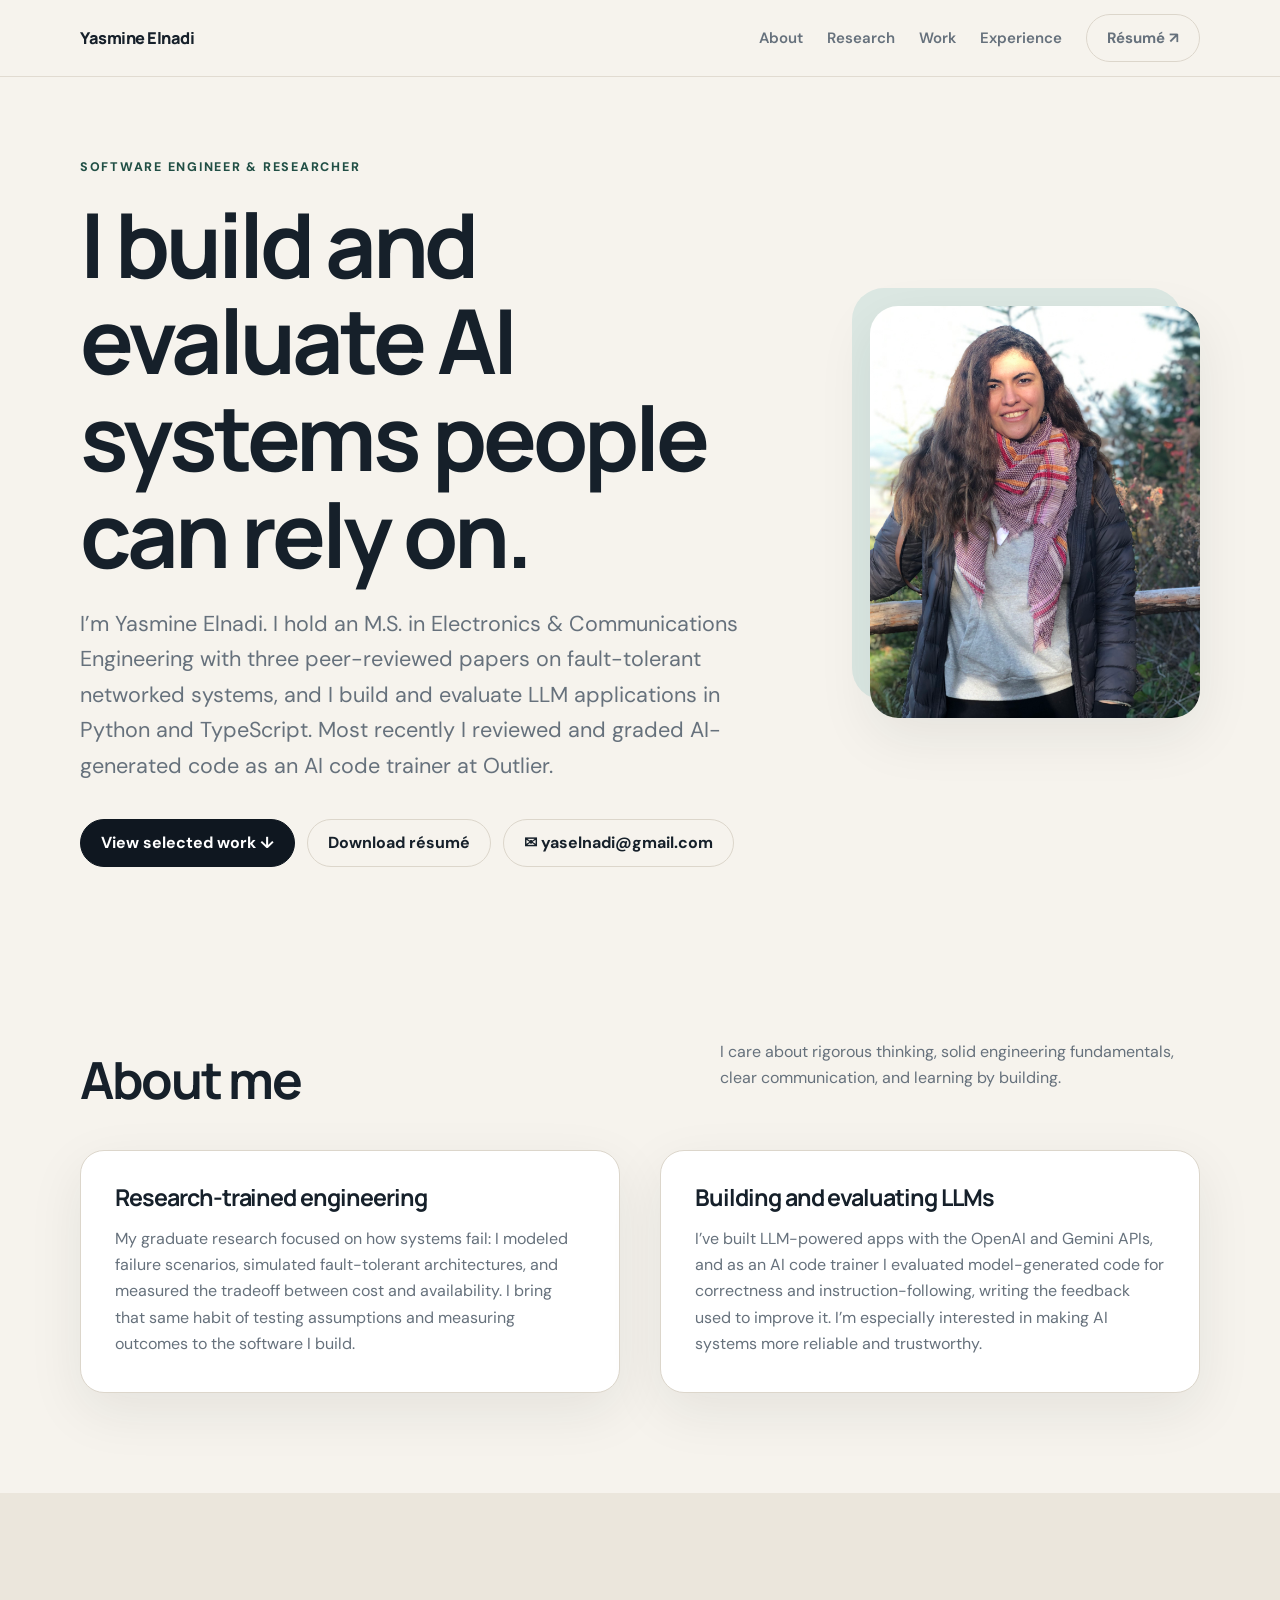
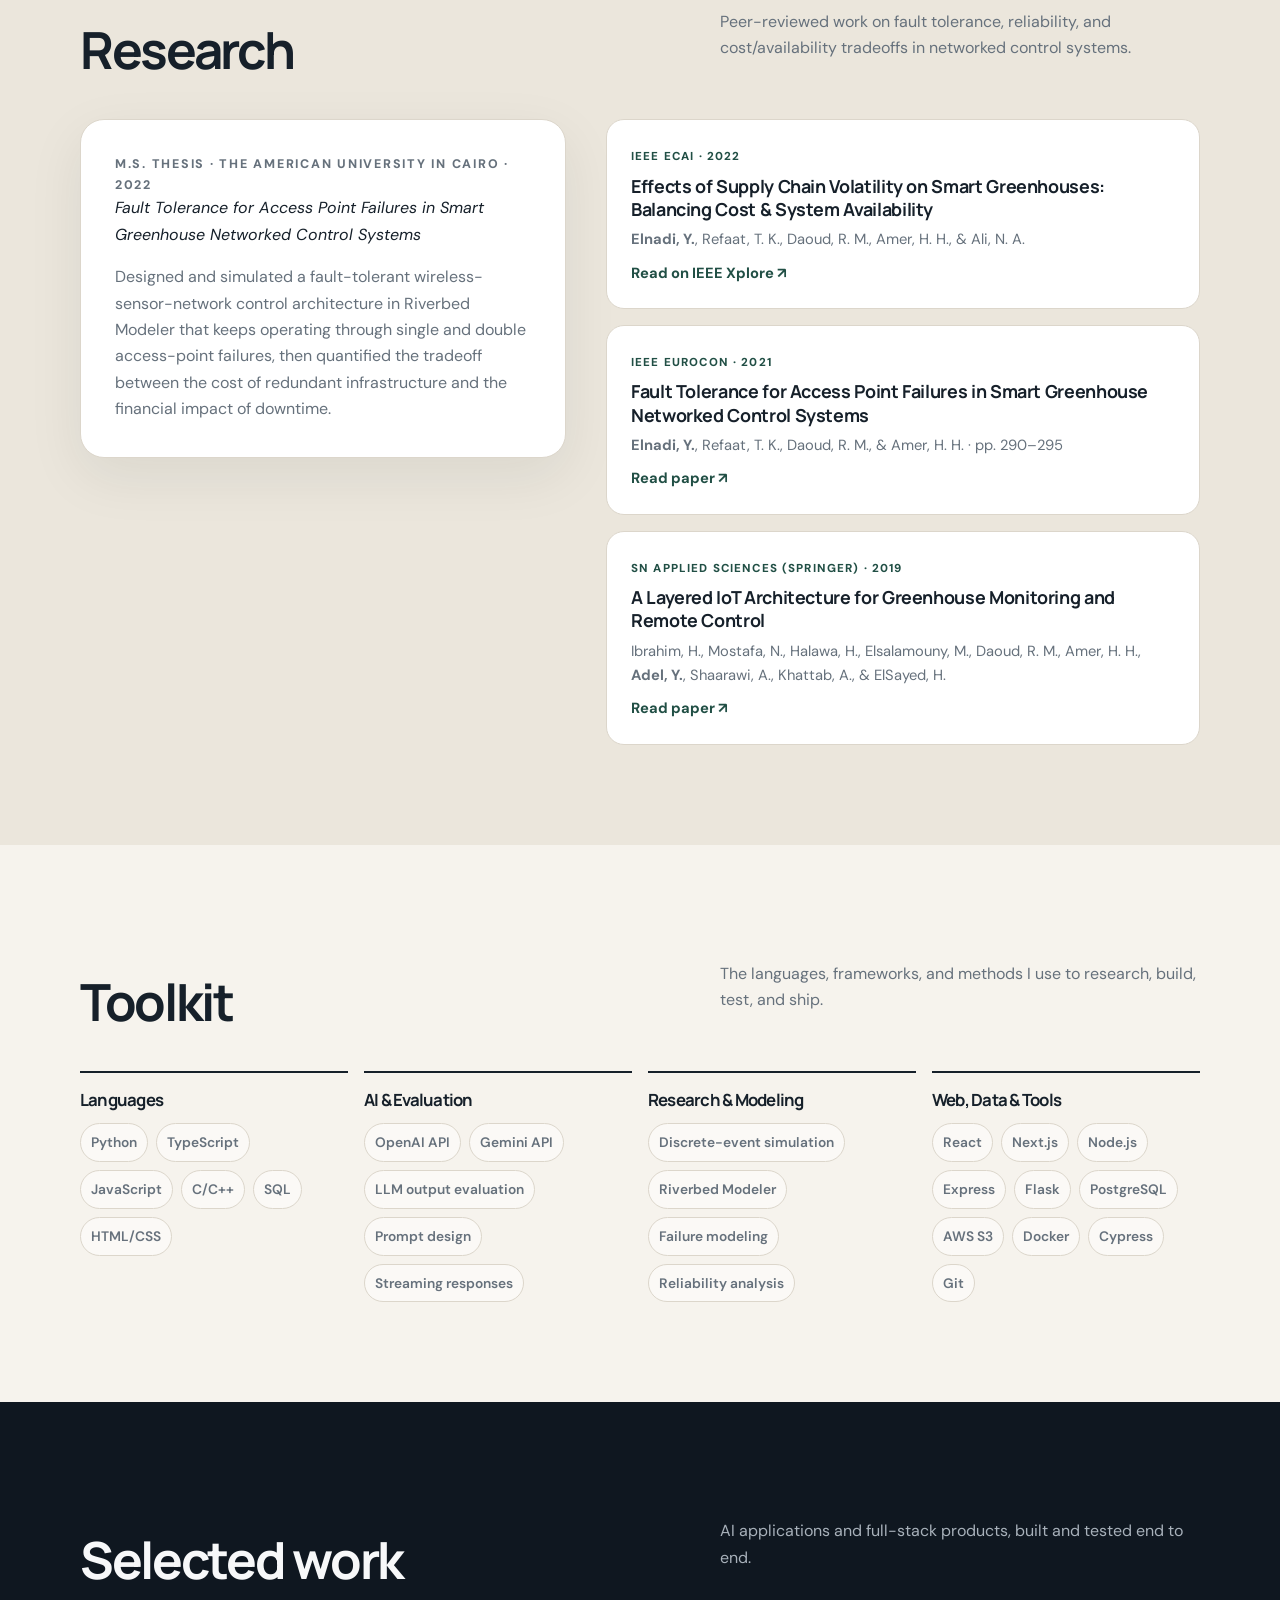
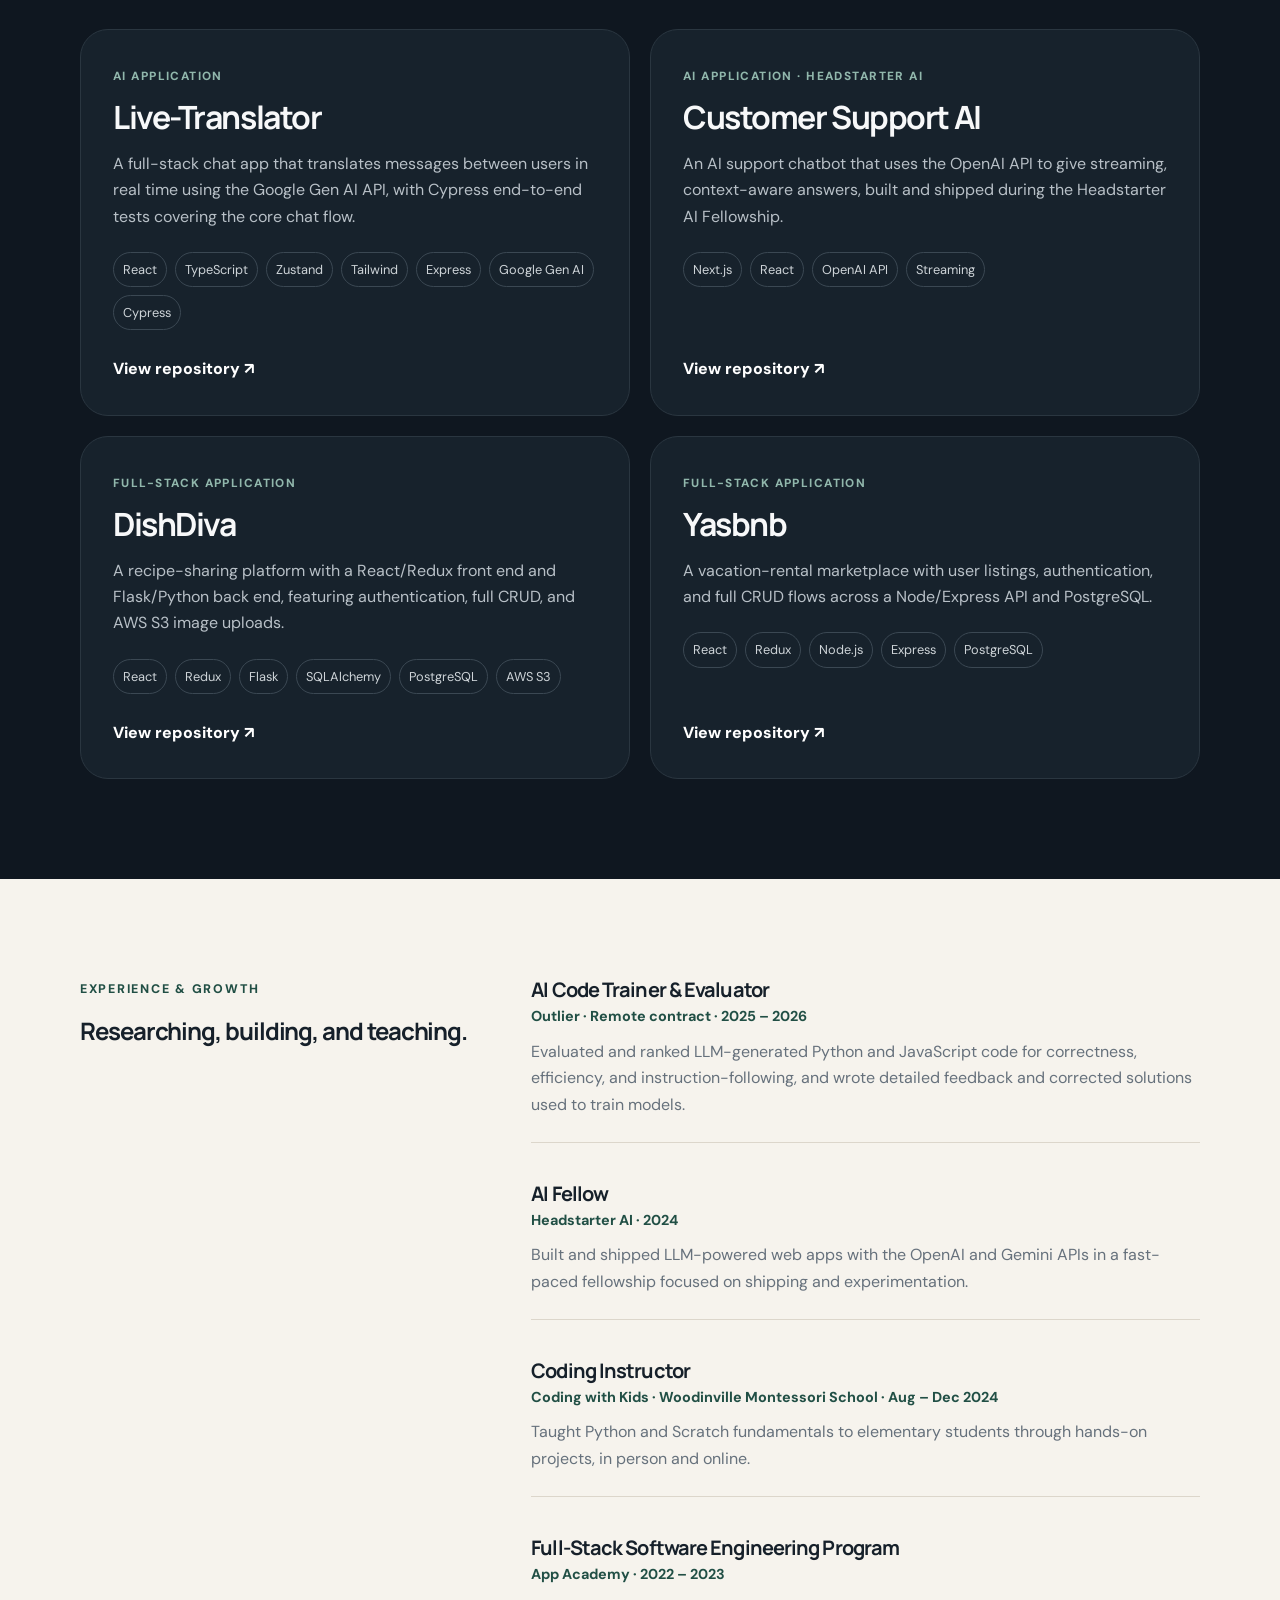
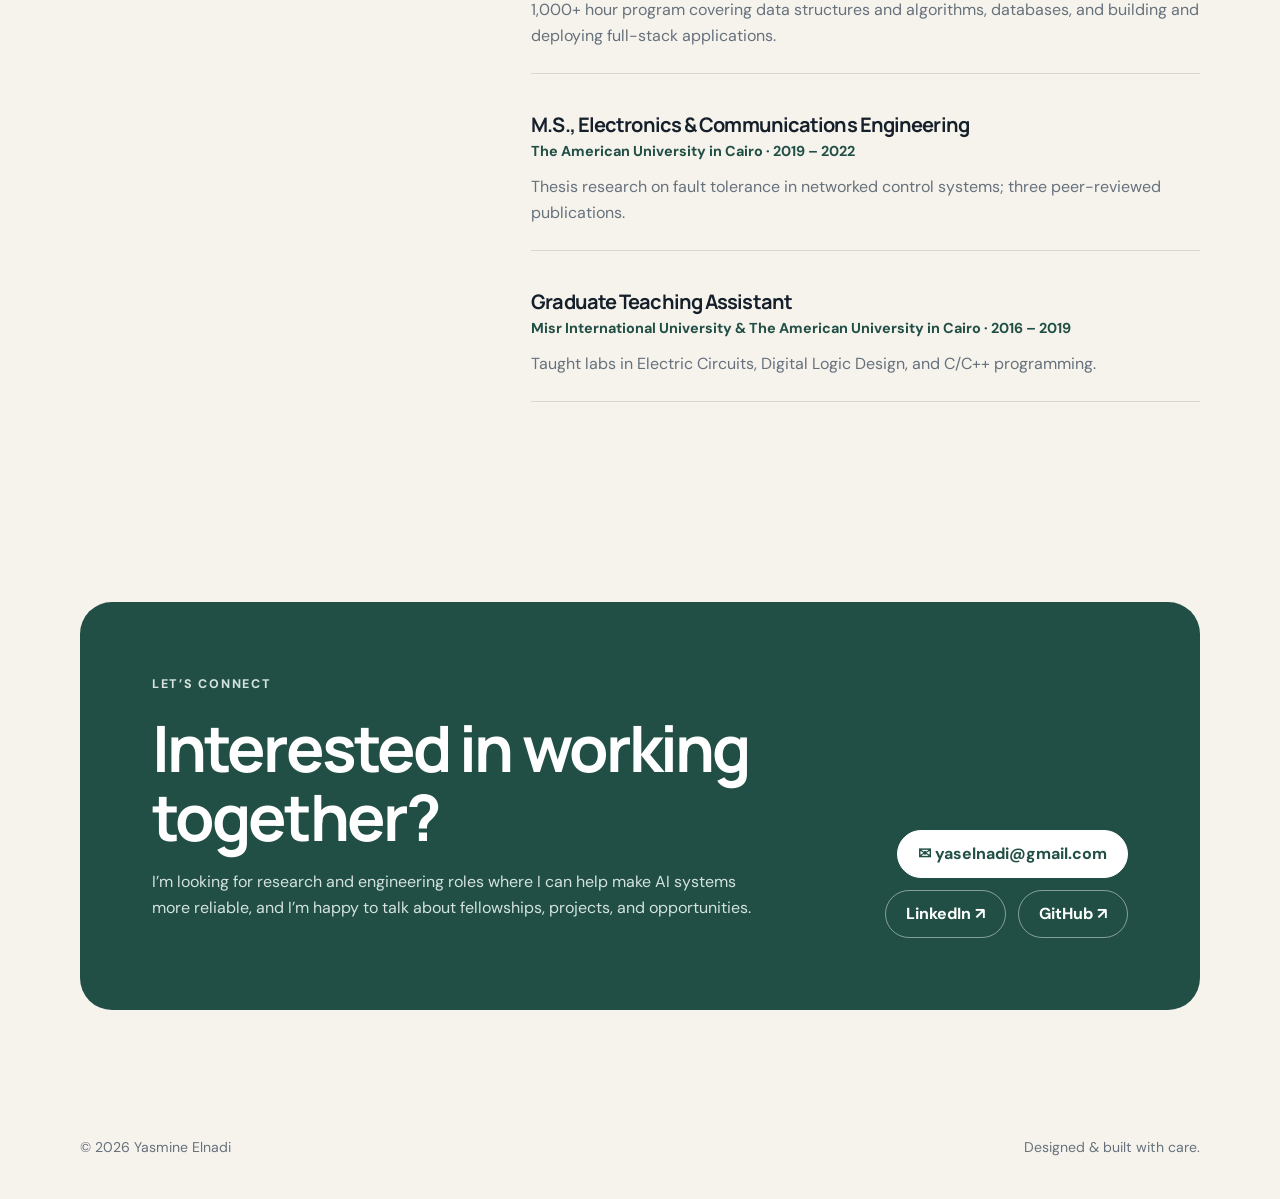
<file: index.html>
<!DOCTYPE html>
<html lang="en">
<head>
  <meta charset="UTF-8" />
  <meta name="viewport" content="width=device-width, initial-scale=1.0" />
  <meta name="description" content="Yasmine Elnadi — software engineer and researcher building and evaluating LLM applications, with peer-reviewed work on fault-tolerant systems." />
  <title>Yasmine Elnadi | Software Engineer & Researcher</title>
  <link rel="preconnect" href="https://fonts.googleapis.com">
  <link rel="preconnect" href="https://fonts.gstatic.com" crossorigin>
  <link href="https://fonts.googleapis.com/css2?family=DM+Sans:wght@400;500;600;700&family=Manrope:wght@500;600;700;800&display=swap" rel="stylesheet">
  <style>
    :root {
      --bg: #f6f3ed;
      --surface: #ffffff;
      --surface-2: #ebe6dc;
      --text: #16202a;
      --muted: #66717c;
      --line: #dcd6cb;
      --accent: #214f45;
      --accent-soft: #dce8e3;
      --ink: #0f1720;
      --shadow: 0 18px 55px rgba(22, 32, 42, 0.08);
      --radius: 24px;
    }

    * { box-sizing: border-box; }
    html { scroll-behavior: smooth; }
    body {
      margin: 0;
      background: var(--bg);
      color: var(--text);
      font-family: "DM Sans", sans-serif;
      line-height: 1.65;
    }
    a { color: inherit; text-decoration: none; }
    img { max-width: 100%; display: block; }

    .shell { width: min(1120px, calc(100% - 40px)); margin: 0 auto; }

    nav {
      position: sticky;
      top: 0;
      z-index: 30;
      background: rgba(246, 243, 237, .88);
      backdrop-filter: blur(14px);
      border-bottom: 1px solid rgba(220, 214, 203, .8);
    }
    .nav-inner {
      min-height: 76px;
      display: flex;
      align-items: center;
      justify-content: space-between;
      gap: 24px;
    }
    .brand {
      font-family: "Manrope", sans-serif;
      font-size: 1.02rem;
      font-weight: 800;
      letter-spacing: -.03em;
    }
    .nav-links {
      display: flex;
      align-items: center;
      gap: 24px;
      font-size: .94rem;
      font-weight: 600;
      color: var(--muted);
    }
    .nav-links a:hover { color: var(--text); }

    .button {
      display: inline-flex;
      align-items: center;
      justify-content: center;
      gap: 8px;
      min-height: 48px;
      padding: 0 20px;
      border-radius: 999px;
      font-weight: 700;
      border: 1px solid var(--line);
      transition: .2s ease;
    }
    .button.primary {
      background: var(--ink);
      border-color: var(--ink);
      color: white;
    }
    .button:hover { transform: translateY(-2px); }
    .email-btn { position: relative; }
    .email-btn.copied::after {
      content: "Copied!";
      position: absolute;
      left: 50%;
      top: calc(100% + 8px);
      transform: translateX(-50%);
      background: var(--ink);
      color: white;
      font-size: .8rem;
      padding: 4px 10px;
      border-radius: 999px;
      white-space: nowrap;
    }

    .hero {
      min-height: 78vh;
      display: grid;
      align-items: center;
      padding: 80px 0 56px;
    }
    .hero-grid {
      display: grid;
      grid-template-columns: 1.35fr .65fr;
      gap: 70px;
      align-items: center;
    }
    .eyebrow {
      margin: 0 0 18px;
      color: var(--accent);
      font-weight: 800;
      text-transform: uppercase;
      letter-spacing: .14em;
      font-size: .78rem;
    }
    h1, h2, h3 {
      font-family: "Manrope", sans-serif;
      letter-spacing: -.045em;
      line-height: 1.08;
      margin-top: 0;
    }
    h1 {
      font-size: clamp(3.3rem, 7vw, 6.8rem);
      margin-bottom: 24px;
    }
    .hero-copy {
      max-width: 720px;
      font-size: clamp(1.08rem, 2vw, 1.35rem);
      color: var(--muted);
      margin-bottom: 34px;
    }
    .hero-actions { display: flex; gap: 12px; flex-wrap: wrap; }

    .portrait-wrap {
      position: relative;
      justify-self: end;
      width: min(100%, 330px);
    }
    .portrait-wrap::before {
      content: "";
      position: absolute;
      inset: -18px 18px 18px -18px;
      border-radius: 32px;
      background: var(--accent-soft);
      z-index: -1;
    }
    .portrait {
      width: 100%;
      aspect-ratio: 4 / 5;
      object-fit: cover;
      object-position: center;
      border-radius: 28px;
      box-shadow: var(--shadow);
    }

    section { padding: 100px 0; }
    .section-top {
      display: flex;
      align-items: end;
      justify-content: space-between;
      gap: 30px;
      margin-bottom: 42px;
    }
    .section-top h2 {
      font-size: clamp(2.2rem, 4vw, 4.2rem);
      margin-bottom: 0;
    }
    .section-note { max-width: 480px; color: var(--muted); }

    .about-grid {
      display: grid;
      grid-template-columns: 1fr 1fr;
      gap: 40px;
    }
    .about-card {
      background: var(--surface);
      border: 1px solid var(--line);
      border-radius: var(--radius);
      padding: 34px;
      box-shadow: var(--shadow);
    }
    .about-card h3 { font-size: 1.45rem; margin-bottom: 12px; }
    .about-card p { color: var(--muted); margin-bottom: 0; }

    /* Research */
    #research { background: var(--surface-2); }
    .research-grid {
      display: grid;
      grid-template-columns: .9fr 1.1fr;
      gap: 40px;
      align-items: start;
    }
    .thesis-title { font-style: italic; color: var(--text) !important; margin: 0 0 12px; }
    .pub-list { list-style: none; margin: 0; padding: 0; display: grid; gap: 16px; }
    .pub {
      background: var(--surface);
      border: 1px solid var(--line);
      border-radius: 18px;
      padding: 22px 24px;
    }
    .pub-venue {
      color: var(--accent);
      font-weight: 800;
      text-transform: uppercase;
      letter-spacing: .1em;
      font-size: .72rem;
    }
    .pub h3 { font-size: 1.12rem; letter-spacing: -.02em; line-height: 1.3; margin: 6px 0 6px; }
    .pub p { color: var(--muted); font-size: .92rem; margin: 0 0 8px; }
    .pub a { font-weight: 700; color: var(--accent); font-size: .92rem; }
    .pub a:hover { text-decoration: underline; }

    .skills-grid {
      display: grid;
      grid-template-columns: repeat(4, 1fr);
      gap: 16px;
    }
    .skill-group {
      border-top: 2px solid var(--text);
      padding-top: 18px;
    }
    .skill-group h3 {
      font-size: 1.05rem;
      margin-bottom: 14px;
    }
    .skill-list {
      display: flex;
      flex-wrap: wrap;
      gap: 8px;
    }
    .chip {
      border: 1px solid var(--line);
      background: rgba(255,255,255,.55);
      padding: 7px 10px;
      border-radius: 999px;
      color: var(--muted);
      font-size: .86rem;
      font-weight: 600;
    }

    .projects {
      background: var(--ink);
      color: #f7f8f9;
    }
    .projects .section-note { color: #a8b1ba; }
    .project-grid {
      display: grid;
      grid-template-columns: repeat(2, 1fr);
      gap: 20px;
    }
    .project-card {
      min-height: 340px;
      border-radius: 28px;
      padding: 32px;
      background: #17222c;
      border: 1px solid #2a3640;
      display: flex;
      flex-direction: column;
      justify-content: space-between;
      transition: transform .25s ease, border-color .25s ease;
    }
    .project-card:hover {
      transform: translateY(-5px);
      border-color: #5d716d;
    }
    .project-kicker {
      color: #91b7ac;
      text-transform: uppercase;
      letter-spacing: .12em;
      font-size: .74rem;
      font-weight: 800;
    }
    .project-card h3 {
      font-size: 2rem;
      margin: 12px 0 12px;
    }
    .project-card p {
      color: #b8c0c7;
      max-width: 550px;
    }
    .project-tags {
      display: flex;
      flex-wrap: wrap;
      gap: 8px;
      margin: 22px 0 26px;
    }
    .project-tags span {
      font-size: .8rem;
      border: 1px solid #3b4853;
      color: #ced4d8;
      padding: 6px 9px;
      border-radius: 999px;
    }
    .project-links { display: flex; gap: 22px; flex-wrap: wrap; }
    .project-link {
      font-weight: 800;
      color: white;
    }
    .project-link:hover { color: #91b7ac; }

    .experience-grid {
      display: grid;
      grid-template-columns: .75fr 1.25fr;
      gap: 50px;
    }
    .timeline {
      display: grid;
      gap: 16px;
    }
    .timeline-item {
      padding: 24px 0;
      border-bottom: 1px solid var(--line);
    }
    .timeline-item:first-child { padding-top: 0; }
    .timeline-item h3 { font-size: 1.25rem; margin-bottom: 4px; }
    .timeline-meta { color: var(--accent); font-weight: 700; font-size: .9rem; margin-bottom: 10px; }
    .timeline-item p { color: var(--muted); margin: 0; }

    .contact-card {
      background: var(--accent);
      color: white;
      border-radius: 32px;
      padding: clamp(34px, 6vw, 72px);
      display: grid;
      grid-template-columns: 1.3fr .7fr;
      gap: 40px;
      align-items: end;
    }
    .contact-card h2 {
      font-size: clamp(2.5rem, 5vw, 5rem);
      margin-bottom: 18px;
    }
    .contact-card p { color: #d4e2de; max-width: 650px; }
    .contact-actions {
      display: flex;
      gap: 12px;
      flex-wrap: wrap;
      justify-content: flex-end;
    }
    .contact-card .button {
      border-color: rgba(255,255,255,.45);
      color: white;
    }
    .contact-card .button.primary {
      background: white;
      border-color: white;
      color: var(--accent);
    }

    footer {
      padding: 26px 0 40px;
      color: var(--muted);
      font-size: .88rem;
    }
    .footer-inner {
      display: flex;
      justify-content: space-between;
      gap: 20px;
      flex-wrap: wrap;
    }

    @media (max-width: 900px) {
      .hero-grid, .about-grid, .research-grid, .experience-grid, .contact-card { grid-template-columns: 1fr; }
      .portrait-wrap { justify-self: start; width: 260px; margin-top: 20px; }
      .skills-grid, .project-grid { grid-template-columns: repeat(2, 1fr); }
      .contact-actions { justify-content: flex-start; }
    }

    @media (max-width: 640px) {
      .shell { width: min(100% - 26px, 1120px); }
      .nav-links a:not(.nav-cta) { display: none; }
      .hero { min-height: auto; padding-top: 58px; }
      section { padding: 76px 0; }
      h1 { font-size: clamp(3rem, 16vw, 4.8rem); }
      .skills-grid, .project-grid { grid-template-columns: 1fr; }
      .section-top { display: block; }
      .section-note { margin-top: 18px; }
      .project-card { min-height: 310px; }
    }
  </style>
</head>
<body>
  <nav>
    <div class="shell nav-inner">
      <a class="brand" href="#top">Yasmine Elnadi</a>
      <div class="nav-links">
        <a href="#about">About</a>
        <a href="#research">Research</a>
        <a href="#work">Work</a>
        <a href="#experience">Experience</a>
        <a class="button nav-cta" href="Yasmine_Elnadi_Resume.pdf" target="_blank" rel="noreferrer">Résumé ↗</a>
      </div>
    </div>
  </nav>

  <main id="top">
    <header class="hero">
      <div class="shell hero-grid">
        <div>
          <p class="eyebrow">Software Engineer & Researcher</p>
          <h1>I build and evaluate AI systems people can rely on.</h1>
          <p class="hero-copy">
            I’m Yasmine Elnadi. I hold an M.S. in Electronics & Communications Engineering with three peer-reviewed papers on fault-tolerant networked systems, and I build and evaluate LLM applications in Python and TypeScript. Most recently I reviewed and graded AI-generated code as an AI code trainer at Outlier.
          </p>
          <div class="hero-actions">
            <a class="button primary" href="#work">View selected work ↓</a>
            <a class="button" href="Yasmine_Elnadi_Resume.pdf" target="_blank" rel="noreferrer">Download résumé</a>
            <a class="button email-btn" href="mailto:yaselnadi@gmail.com" data-email="yaselnadi@gmail.com">✉ yaselnadi@gmail.com</a>
          </div>
        </div>
        <div class="portrait-wrap">
          <img class="portrait" src="images/pic1.jpg" alt="Portrait of Yasmine Elnadi" />
        </div>
      </div>
    </header>

    <section id="about">
      <div class="shell">
        <div class="section-top">
          <h2>About me</h2>
          <p class="section-note">
            I care about rigorous thinking, solid engineering fundamentals, clear communication, and learning by building.
          </p>
        </div>

        <div class="about-grid">
          <article class="about-card">
            <h3>Research-trained engineering</h3>
            <p>
              My graduate research focused on how systems fail: I modeled failure scenarios, simulated fault-tolerant architectures, and measured the tradeoff between cost and availability. I bring that same habit of testing assumptions and measuring outcomes to the software I build.
            </p>
          </article>
          <article class="about-card">
            <h3>Building and evaluating LLMs</h3>
            <p>
              I’ve built LLM-powered apps with the OpenAI and Gemini APIs, and as an AI code trainer I evaluated model-generated code for correctness and instruction-following, writing the feedback used to improve it. I’m especially interested in making AI systems more reliable and trustworthy.
            </p>
          </article>
        </div>
      </div>
    </section>

    <section id="research">
      <div class="shell">
        <div class="section-top">
          <h2>Research</h2>
          <p class="section-note">Peer-reviewed work on fault tolerance, reliability, and cost/availability tradeoffs in networked control systems.</p>
        </div>

        <div class="research-grid">
          <article class="about-card">
            <p class="eyebrow">M.S. Thesis · The American University in Cairo · 2022</p>
            <p class="thesis-title">Fault Tolerance for Access Point Failures in Smart Greenhouse Networked Control Systems</p>
            <p>
              Designed and simulated a fault-tolerant wireless-sensor-network control architecture in Riverbed Modeler that keeps operating through single and double access-point failures, then quantified the tradeoff between the cost of redundant infrastructure and the financial impact of downtime.
            </p>
          </article>

          <ul class="pub-list">
            <li class="pub">
              <span class="pub-venue">IEEE ECAI · 2022</span>
              <h3>Effects of Supply Chain Volatility on Smart Greenhouses: Balancing Cost & System Availability</h3>
              <p><strong>Elnadi, Y.</strong>, Refaat, T. K., Daoud, R. M., Amer, H. H., & Ali, N. A.</p>
              <a href="https://ieeexplore.ieee.org/document/9847506" target="_blank" rel="noreferrer">Read on IEEE Xplore ↗</a>
            </li>
            <li class="pub">
              <span class="pub-venue">IEEE EUROCON · 2021</span>
              <h3>Fault Tolerance for Access Point Failures in Smart Greenhouse Networked Control Systems</h3>
              <p><strong>Elnadi, Y.</strong>, Refaat, T. K., Daoud, R. M., & Amer, H. H. · pp. 290–295</p>
              <a href="https://doi.org/10.1109/EUROCON52738.2021.9535545" target="_blank" rel="noreferrer">Read paper ↗</a>
            </li>
            <li class="pub">
              <span class="pub-venue">SN Applied Sciences (Springer) · 2019</span>
              <h3>A Layered IoT Architecture for Greenhouse Monitoring and Remote Control</h3>
              <p>Ibrahim, H., Mostafa, N., Halawa, H., Elsalamouny, M., Daoud, R. M., Amer, H. H., <strong>Adel, Y.</strong>, Shaarawi, A., Khattab, A., & ElSayed, H.</p>
              <a href="https://doi.org/10.1007/s42452-019-0227-8" target="_blank" rel="noreferrer">Read paper ↗</a>
            </li>
          </ul>
        </div>
      </div>
    </section>

    <section id="skills">
      <div class="shell">
        <div class="section-top">
          <h2>Toolkit</h2>
          <p class="section-note">The languages, frameworks, and methods I use to research, build, test, and ship.</p>
        </div>

        <div class="skills-grid">
          <div class="skill-group">
            <h3>Languages</h3>
            <div class="skill-list">
              <span class="chip">Python</span><span class="chip">TypeScript</span><span class="chip">JavaScript</span><span class="chip">C/C++</span><span class="chip">SQL</span><span class="chip">HTML/CSS</span>
            </div>
          </div>
          <div class="skill-group">
            <h3>AI & Evaluation</h3>
            <div class="skill-list">
              <span class="chip">OpenAI API</span><span class="chip">Gemini API</span><span class="chip">LLM output evaluation</span><span class="chip">Prompt design</span><span class="chip">Streaming responses</span>
            </div>
          </div>
          <div class="skill-group">
            <h3>Research & Modeling</h3>
            <div class="skill-list">
              <span class="chip">Discrete-event simulation</span><span class="chip">Riverbed Modeler</span><span class="chip">Failure modeling</span><span class="chip">Reliability analysis</span>
            </div>
          </div>
          <div class="skill-group">
            <h3>Web, Data & Tools</h3>
            <div class="skill-list">
              <span class="chip">React</span><span class="chip">Next.js</span><span class="chip">Node.js</span><span class="chip">Express</span><span class="chip">Flask</span><span class="chip">PostgreSQL</span><span class="chip">AWS S3</span><span class="chip">Docker</span><span class="chip">Cypress</span><span class="chip">Git</span>
            </div>
          </div>
        </div>
      </div>
    </section>

    <section class="projects" id="work">
      <div class="shell">
        <div class="section-top">
          <h2>Selected work</h2>
          <p class="section-note">AI applications and full-stack products, built and tested end to end.</p>
        </div>

        <div class="project-grid">
          <article class="project-card">
            <div>
              <span class="project-kicker">AI application</span>
              <h3>Live-Translator</h3>
              <p>A full-stack chat app that translates messages between users in real time using the Google Gen AI API, with Cypress end-to-end tests covering the core chat flow.</p>
              <div class="project-tags"><span>React</span><span>TypeScript</span><span>Zustand</span><span>Tailwind</span><span>Express</span><span>Google Gen AI</span><span>Cypress</span></div>
            </div>
            <div class="project-links">
              <!-- TODO: replace with the exact repo URL, and add a Live demo link if it's deployed -->
              <a class="project-link" href="https://github.com/YElnadi" target="_blank" rel="noreferrer">View repository ↗</a>
            </div>
          </article>

          <article class="project-card">
            <div>
              <span class="project-kicker">AI application · Headstarter AI</span>
              <h3>Customer Support AI</h3>
              <p>An AI support chatbot that uses the OpenAI API to give streaming, context-aware answers, built and shipped during the Headstarter AI Fellowship.</p>
              <div class="project-tags"><span>Next.js</span><span>React</span><span>OpenAI API</span><span>Streaming</span></div>
            </div>
            <div class="project-links">
              <a class="project-link" href="https://github.com/YElnadi/customer-support-ai" target="_blank" rel="noreferrer">View repository ↗</a>
            </div>
          </article>

          <article class="project-card">
            <div>
              <span class="project-kicker">Full-stack application</span>
              <h3>DishDiva</h3>
              <p>A recipe-sharing platform with a React/Redux front end and Flask/Python back end, featuring authentication, full CRUD, and AWS S3 image uploads.</p>
              <div class="project-tags"><span>React</span><span>Redux</span><span>Flask</span><span>SQLAlchemy</span><span>PostgreSQL</span><span>AWS S3</span></div>
            </div>
            <div class="project-links">
              <a class="project-link" href="https://github.com/YElnadi/DishDiva" target="_blank" rel="noreferrer">View repository ↗</a>
              <!-- TODO: add your Render URL:  <a class="project-link" href="https://YOUR-APP.onrender.com" target="_blank" rel="noreferrer">Live demo ↗</a> -->
            </div>
          </article>

          <article class="project-card">
            <div>
              <span class="project-kicker">Full-stack application</span>
              <h3>Yasbnb</h3>
              <p>A vacation-rental marketplace with user listings, authentication, and full CRUD flows across a Node/Express API and PostgreSQL.</p>
              <div class="project-tags"><span>React</span><span>Redux</span><span>Node.js</span><span>Express</span><span>PostgreSQL</span></div>
            </div>
            <div class="project-links">
              <a class="project-link" href="https://github.com/YElnadi/Yasbnb" target="_blank" rel="noreferrer">View repository ↗</a>
            </div>
          </article>
        </div>
      </div>
    </section>

    <section id="experience">
      <div class="shell experience-grid">
        <div>
          <p class="eyebrow">Experience & growth</p>
          <h2>Researching, building, and teaching.</h2>
        </div>
        <div class="timeline">
          <article class="timeline-item">
            <h3>AI Code Trainer & Evaluator</h3>
            <div class="timeline-meta">Outlier · Remote contract · 2025 – 2026</div>
            <p>Evaluated and ranked LLM-generated Python and JavaScript code for correctness, efficiency, and instruction-following, and wrote detailed feedback and corrected solutions used to train models.</p>
          </article>
          <article class="timeline-item">
            <h3>AI Fellow</h3>
            <div class="timeline-meta">Headstarter AI · 2024</div>
            <p>Built and shipped LLM-powered web apps with the OpenAI and Gemini APIs in a fast-paced fellowship focused on shipping and experimentation.</p>
          </article>
          <article class="timeline-item">
            <h3>Coding Instructor</h3>
            <div class="timeline-meta">Coding with Kids · Woodinville Montessori School · Aug – Dec 2024</div>
            <p>Taught Python and Scratch fundamentals to elementary students through hands-on projects, in person and online.</p>
          </article>
          <article class="timeline-item">
            <h3>Full-Stack Software Engineering Program</h3>
            <div class="timeline-meta">App Academy · 2022 – 2023</div>
            <p>1,000+ hour program covering data structures and algorithms, databases, and building and deploying full-stack applications.</p>
          </article>
          <article class="timeline-item">
            <h3>M.S., Electronics & Communications Engineering</h3>
            <div class="timeline-meta">The American University in Cairo · 2019 – 2022</div>
            <p>Thesis research on fault tolerance in networked control systems; three peer-reviewed publications.</p>
          </article>
          <article class="timeline-item">
            <h3>Graduate Teaching Assistant</h3>
            <div class="timeline-meta">Misr International University & The American University in Cairo · 2016 – 2019</div>
            <p>Taught labs in Electric Circuits, Digital Logic Design, and C/C++ programming.</p>
          </article>
        </div>
      </div>
    </section>

    <section id="contact">
      <div class="shell">
        <div class="contact-card">
          <div>
            <p class="eyebrow" style="color:#d4e2de">Let’s connect</p>
            <h2>Interested in working together?</h2>
            <p>I’m looking for research and engineering roles where I can help make AI systems more reliable, and I’m happy to talk about fellowships, projects, and opportunities.</p>
          </div>
          <div class="contact-actions">
            <a class="button primary email-btn" href="mailto:yaselnadi@gmail.com" data-email="yaselnadi@gmail.com">✉ yaselnadi@gmail.com</a>
            <a class="button" href="https://www.linkedin.com/in/yaselnadi" target="_blank" rel="noreferrer">LinkedIn ↗</a>
            <a class="button" href="https://github.com/YElnadi" target="_blank" rel="noreferrer">GitHub ↗</a>
          </div>
        </div>
      </div>
    </section>
  </main>

  <footer>
    <div class="shell footer-inner">
      <span>© 2026 Yasmine Elnadi</span>
      <span>Designed & built with care.</span>
    </div>
  </footer>
  <script>
    // Copy the email address on click (mail apps often aren't set up), while still trying to open one.
    document.querySelectorAll('.email-btn').forEach(function (btn) {
      btn.addEventListener('click', function () {
        var email = btn.dataset.email;
        if (navigator.clipboard) {
          navigator.clipboard.writeText(email).then(function () {
            btn.classList.add('copied');
            setTimeout(function () { btn.classList.remove('copied'); }, 1800);
          }).catch(function () {});
        }
      });
    });
  </script>
</body>
</html>
</file>
